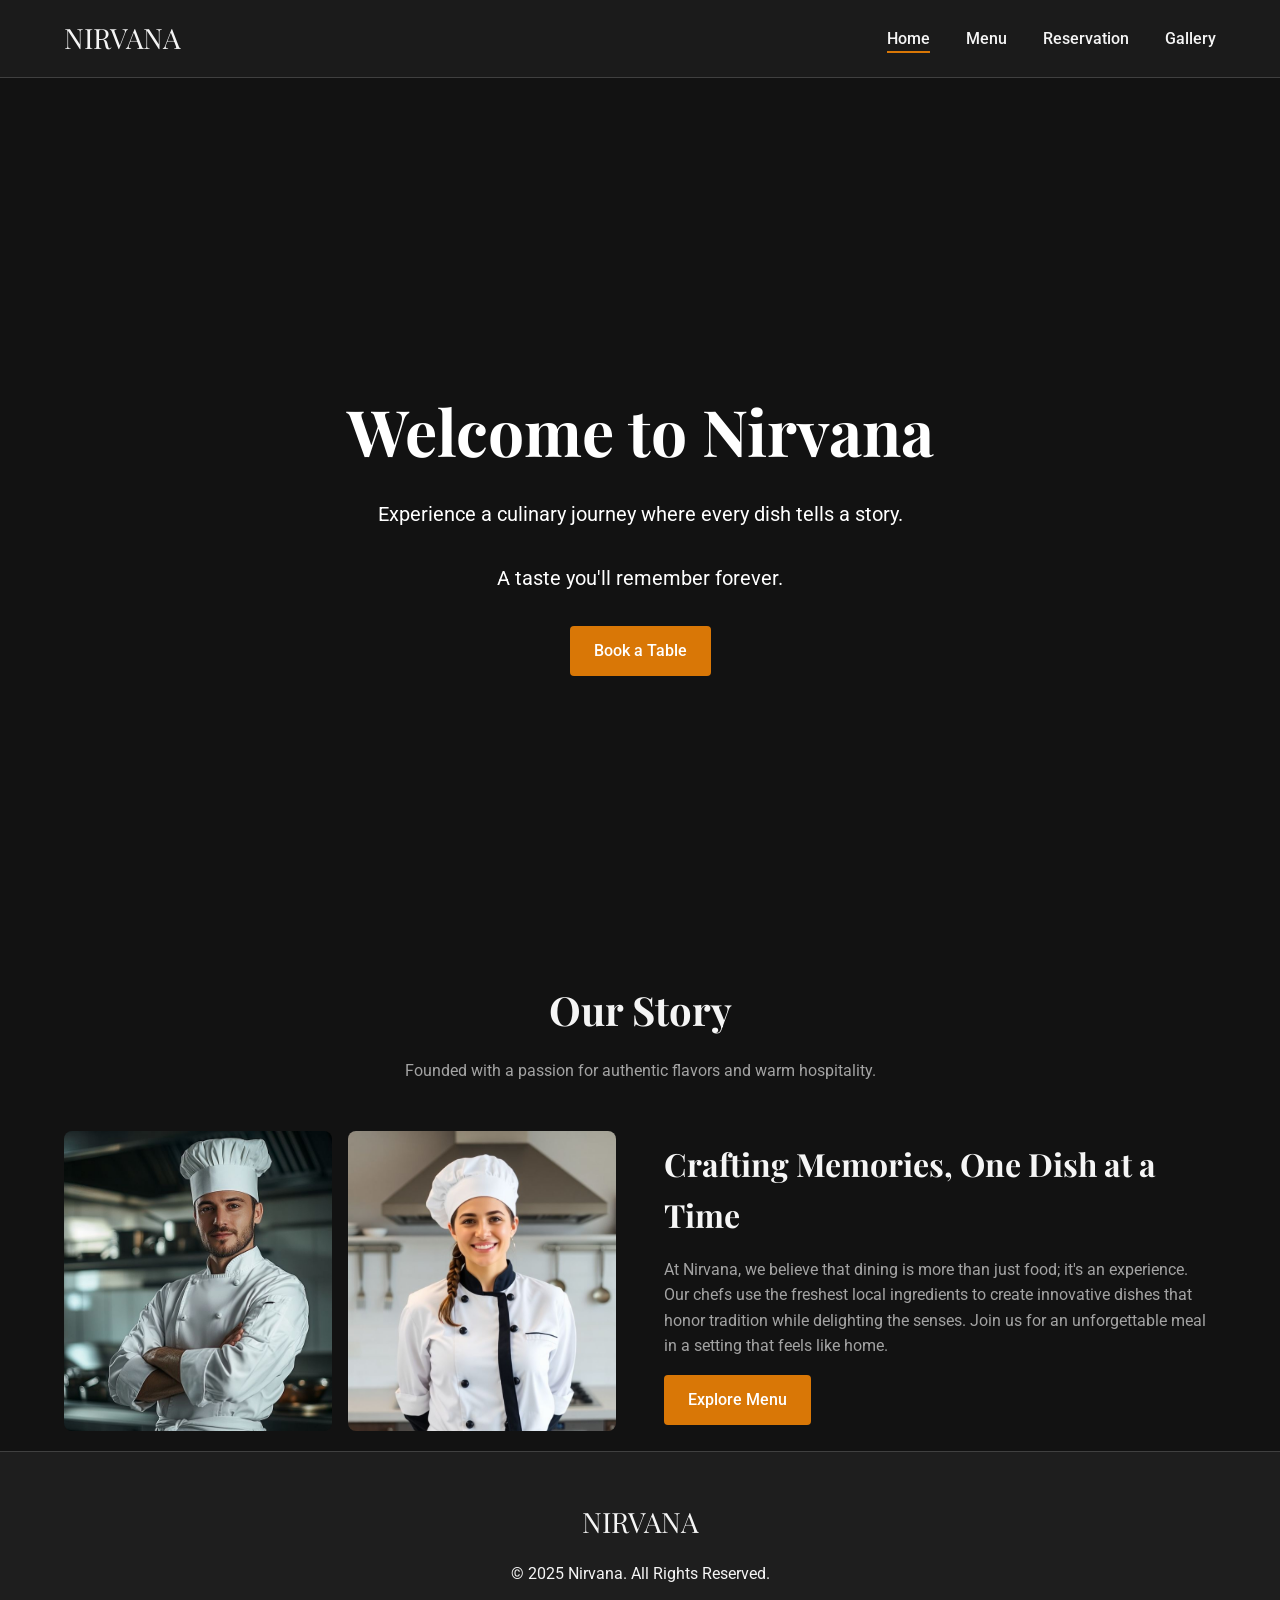
<file: index.html>
<!DOCTYPE html>
<html>
<head>
    <meta charset="UTF-8">
    <meta name="viewport" content="width=device-width, initial-scale=1.0">
    <title>Nirvana Restro - Home</title>
    <link rel="preconnect" href="https://fonts.googleapis.com">
    <link rel="preconnect" href="https://fonts.gstatic.com" crossorigin>
    <link href="https://fonts.googleapis.com/css2?family=Playfair+Display:wght@700&family=Roboto:wght@400;500&display=swap" rel="stylesheet">
    <link rel="stylesheet" href="css/general.css">
    <link rel="stylesheet" href="css/header.css">
    <link rel="stylesheet" href="css/home.css">
    <link rel="stylesheet" href="css/menu.css">
    <link rel="stylesheet" href="css/reservation.css">
    <link rel="stylesheet" href="css/responsive.css">
    <link rel="stylesheet" href="css/gallery.css">
</head>

<body>

<header class="header">
<input type="checkbox" id="mobile-menu-toggle" style="display:none;">
<div class="container navbar">
<a href="index.html" class="logo">NIRVANA</a>
<nav>
<label for="mobile-menu-toggle" class="mobile-menu-button">
<svg xmlns="http://www.w3.org/2000/svg" class="h-6 w-6" style="height: 1.5rem; width: 1.5rem;" fill="none" viewBox="0 0 24 24" stroke="currentColor">
<path stroke-linecap="round" stroke-linejoin="round" stroke-width="2" d="M4 6h16M4 12h16m-7 6h7" />
</svg>
</label>
<ul class="nav-links">
<li><a href="index.html" class="active">Home</a></li>
<li><a href="menu.html">Menu</a></li>
<li><a href="reservation.html">Reservation</a></li>
<li><a href="gallery.html">Gallery</a></li>
</ul>
</nav>
</div>

<ul id="mobile-nav-menu" class="mobile-nav">
<li><a href="index.html" class="active">Home</a></li>
<li><a href="menu.html">Menu</a></li>
<li><a href="reservation.html">Reservation</a></li>
<li><a href="gallery.html">Gallery</a></li>
</ul> 

</header>
<main>
<section id="home">
<div class="hero-content">
<h1>Welcome to Nirvana</h1>
<p>Experience a culinary journey where every dish tells a story.</p>
<p>A taste you'll remember forever.</p>
<a href="reservation.html" class="button">Book a Table</a>
</div>
</section>
<section id="about" class="container">
<h2 class="section-title">Our Story</h2>
<p class="section-subtitle">Founded with a passion for authentic flavors and warm hospitality.</p>
<div class="about-grid">
<div class="about-images">
<img src="images/chef1.jpg" alt="Chef1:MALE">
<img src="images/chef2.jpg" alt="Chef2:FEMALE">
</div>
<div>
<h3 style="font-family: var(--font-heading); font-size: 2rem; margin-bottom: 1rem;">Crafting Memories, One Dish at a Time</h3>
<p style="color: var(--text-muted); margin-bottom: 1rem;">At Nirvana, we believe that dining is more than just food; it's an experience. Our chefs use the freshest local ingredients to create innovative dishes that honor tradition while delighting the senses. Join us for an unforgettable meal in a setting that feels like home.</p>
<a href="menu.html" class="button">Explore Menu</a>
</div>
</div>
</section>
</main>
<footer class="footer">
<div class="container">
<a href="index.html" class="logo" style="display: block; margin-bottom: 1rem">NIRVANA</a>
<p>&copy; 2025 Nirvana. All Rights Reserved.</p>
</div>
</footer>

</body>
</html>
</file>
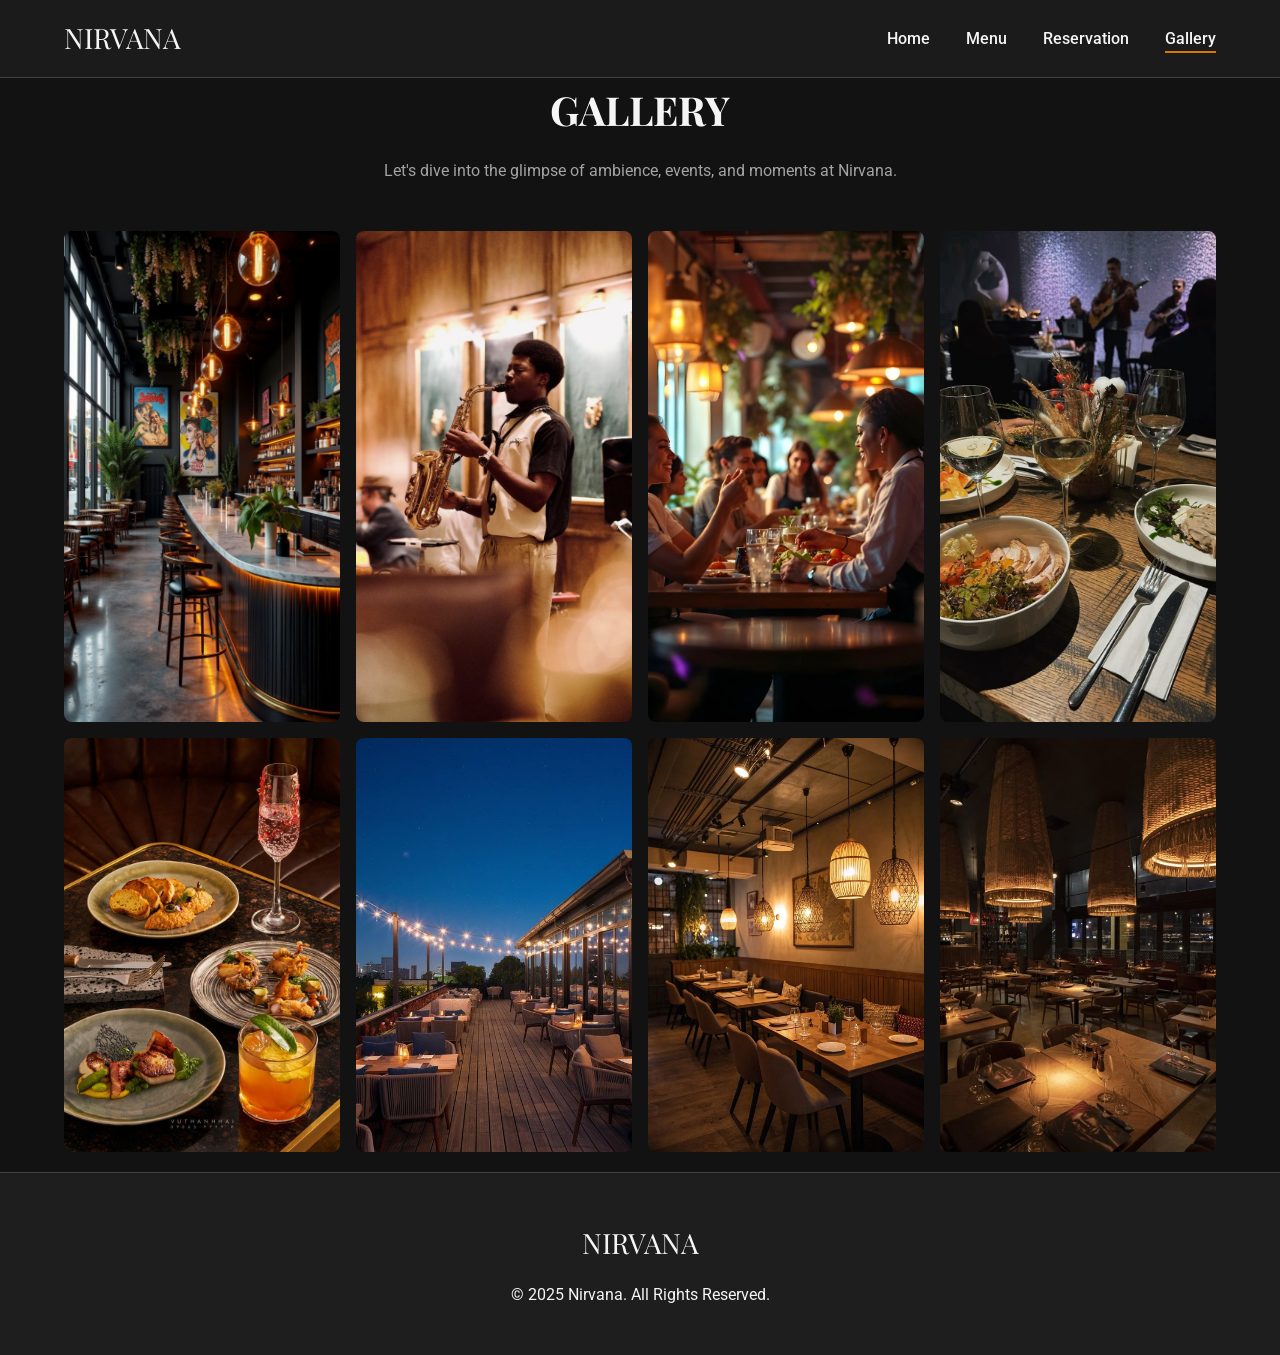
<file: gallery.html>
<!DOCTYPE html>
<html>
<head>
    <meta charset="UTF-8">
    <meta name="viewport" content="width=device-width, initial-scale=1.0">
    <title>Nirvana Restro</title>
    <link rel="preconnect" href="https://fonts.googleapis.com">
    <link rel="preconnect" href="https://fonts.gstatic.com" crossorigin>
    <link href="https://fonts.googleapis.com/css2?family=Playfair+Display:wght@700&family=Roboto:wght@400;500&display=swap" rel="stylesheet">
    <link rel="stylesheet" href="css/general.css">
    <link rel="stylesheet" href="css/header.css">
    <link rel="stylesheet" href="css/home.css">
    <link rel="stylesheet" href="css/menu.css">
    <link rel="stylesheet" href="css/reservation.css">
    <link rel="stylesheet" href="css/responsive.css">
    <link rel="stylesheet" href="css/gallery.css">
</head>

<body>

<header class="header">
<input type="checkbox" id="mobile-menu-toggle" style="display:none;">
<div class="container navbar">
<a href="index.html" class="logo">NIRVANA</a>
<nav>
<label for="mobile-menu-toggle" class="mobile-menu-button">
<svg xmlns="http://www.w3.org/2000/svg" class="h-6 w-6" style="height: 1.5rem; width: 1.5rem;" fill="none" viewBox="0 0 24 24" stroke="currentColor">
<path stroke-linecap="round" stroke-linejoin="round" stroke-width="2" d="M4 6h16M4 12h16m-7 6h7" />
</svg>
</label>
<ul class="nav-links">
<li><a href="index.html">Home</a></li>
<li><a href="menu.html">Menu</a></li>
<li><a href="reservation.html">Reservation</a></li>
<li><a href="gallery.html" class="active">Gallery</a></li>
</ul>
</nav>
</div>

<ul id="mobile-nav-menu" class="mobile-nav">
<li><a href="index.html">Home</a></li>
<li><a href="menu.html">Menu</a></li>
<li><a href="reservation.html">Reservation</a></li>
<li><a href="gallery.html" class="active">Gallery</a></li>
</ul> 

</header>
<main>

  <section id="gallery" class="container">
  <h2 class="section-title">GALLERY</h2>
  <p class="section-subtitle">Let's dive into the glimpse of ambience, events, and moments at Nirvana.</p>
  <div class="gallery-grid">
  <img src="images/image1.png" alt="bar section">
  <img src="images/image2.jpg" alt="concert">
  <img src="images/image3.jpg" alt="family gathering">
  <img src="images/image4.jpg" alt="platter">
  <img src="images/image5.jpg" alt="cuisine">
  <img src="images/image6.jpg" alt="rooftop">
  <img src="images/image7.jpg" alt="interior">
  <img src="images/image8.jpg" alt="lightning">
  </div>
  </section>
  </main>
  <footer class="footer">
    <div class="container">
    <a href="index.html" class="logo" style="display: block; margin-bottom: 1rem">NIRVANA</a>
    <p>&copy; 2025 Nirvana. All Rights Reserved.</p>
    </div>
    </footer>
    
    </body>
    </html>
</file>
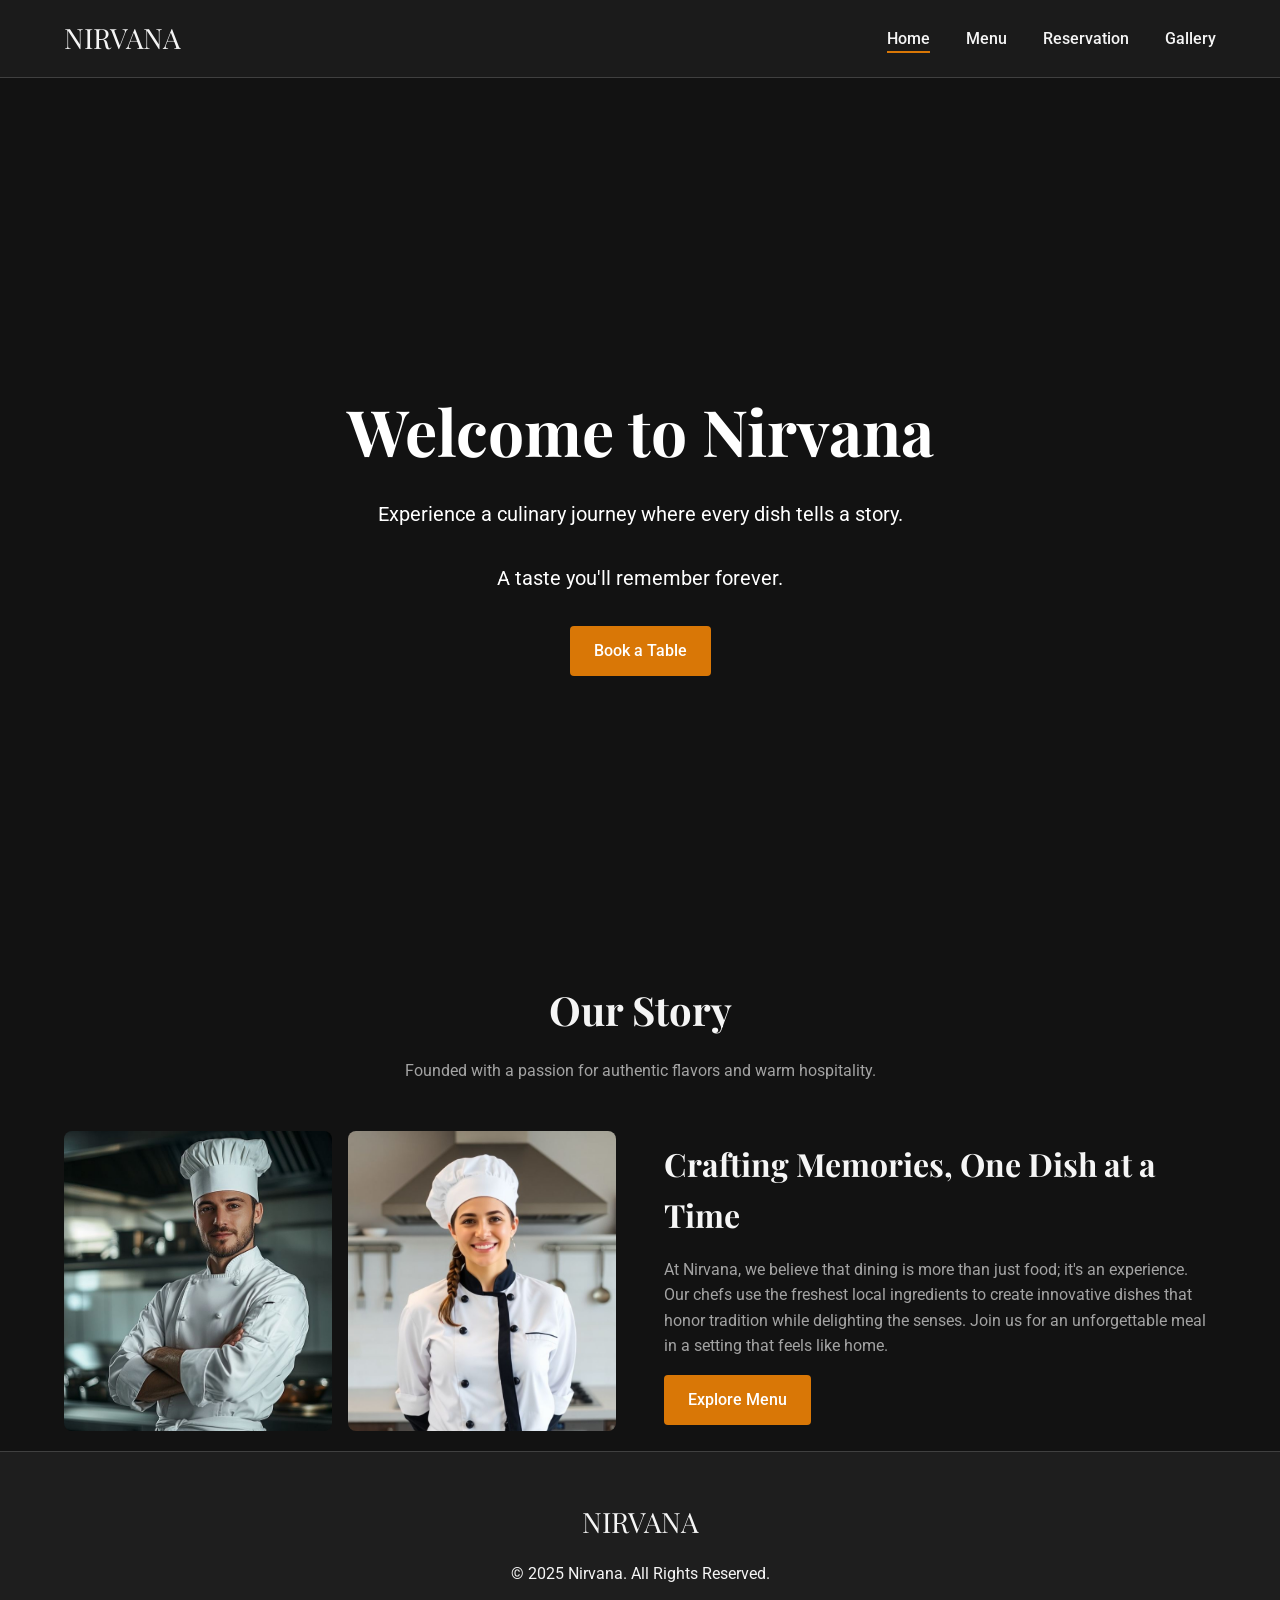
<file: home.html>
<!DOCTYPE html>
<html>
<head>
    <meta charset="UTF-8">
    <meta name="viewport" content="width=device-width, initial-scale=1.0">
    <title>Nirvana Restro - Home</title>
    <link rel="preconnect" href="https://fonts.googleapis.com">
    <link rel="preconnect" href="https://fonts.gstatic.com" crossorigin>
    <link href="https://fonts.googleapis.com/css2?family=Playfair+Display:wght@700&family=Roboto:wght@400;500&display=swap" rel="stylesheet">
    <link rel="stylesheet" href="css/general.css">
    <link rel="stylesheet" href="css/header.css">
    <link rel="stylesheet" href="css/home.css">
    <link rel="stylesheet" href="css/menu.css">
    <link rel="stylesheet" href="css/reservation.css">
    <link rel="stylesheet" href="css/responsive.css">
    <link rel="stylesheet" href="css/gallery.css">
</head>

<body>

<header class="header">
<input type="checkbox" id="mobile-menu-toggle" style="display:none;">
<div class="container navbar">
<a href="home.html" class="logo">NIRVANA</a>
<nav>
<label for="mobile-menu-toggle" class="mobile-menu-button">
<svg xmlns="http://www.w3.org/2000/svg" class="h-6 w-6" style="height: 1.5rem; width: 1.5rem;" fill="none" viewBox="0 0 24 24" stroke="currentColor">
<path stroke-linecap="round" stroke-linejoin="round" stroke-width="2" d="M4 6h16M4 12h16m-7 6h7" />
</svg>
</label>
<ul class="nav-links">
<li><a href="home.html" class="active">Home</a></li>
<li><a href="menu.html">Menu</a></li>
<li><a href="reservation.html">Reservation</a></li>
<li><a href="gallery.html">Gallery</a></li>
</ul>
</nav>
</div>

<ul id="mobile-nav-menu" class="mobile-nav">
<li><a href="home.html" class="active">Home</a></li>
<li><a href="menu.html">Menu</a></li>
<li><a href="reservation.html">Reservation</a></li>
<li><a href="gallery.html">Gallery</a></li>
</ul> 

</header>
<main>
<section id="home">
<div class="hero-content">
<h1>Welcome to Nirvana</h1>
<p>Experience a culinary journey where every dish tells a story.</p>
<p>A taste you'll remember forever.</p>
<a href="reservation.html" class="button">Book a Table</a>
</div>
</section>
<section id="about" class="container">
<h2 class="section-title">Our Story</h2>
<p class="section-subtitle">Founded with a passion for authentic flavors and warm hospitality.</p>
<div class="about-grid">
<div class="about-images">
<img src="images/chef1.jpg" alt="Chef1:MALE">
<img src="images/chef2.jpg" alt="Chef2:FEMALE">
</div>
<div>
<h3 style="font-family: var(--font-heading); font-size: 2rem; margin-bottom: 1rem;">Crafting Memories, One Dish at a Time</h3>
<p style="color: var(--text-muted); margin-bottom: 1rem;">At Nirvana, we believe that dining is more than just food; it's an experience. Our chefs use the freshest local ingredients to create innovative dishes that honor tradition while delighting the senses. Join us for an unforgettable meal in a setting that feels like home.</p>
<a href="menu.html" class="button">Explore Menu</a>
</div>
</div>
</section>
</main>
<footer class="footer">
<div class="container">
<a href="home.html" class="logo" style="display: block; margin-bottom: 1rem">NIRVANA</a>
<p>&copy; 2025 Nirvana. All Rights Reserved.</p>
</div>
</footer>

</body>
</html>
</file>
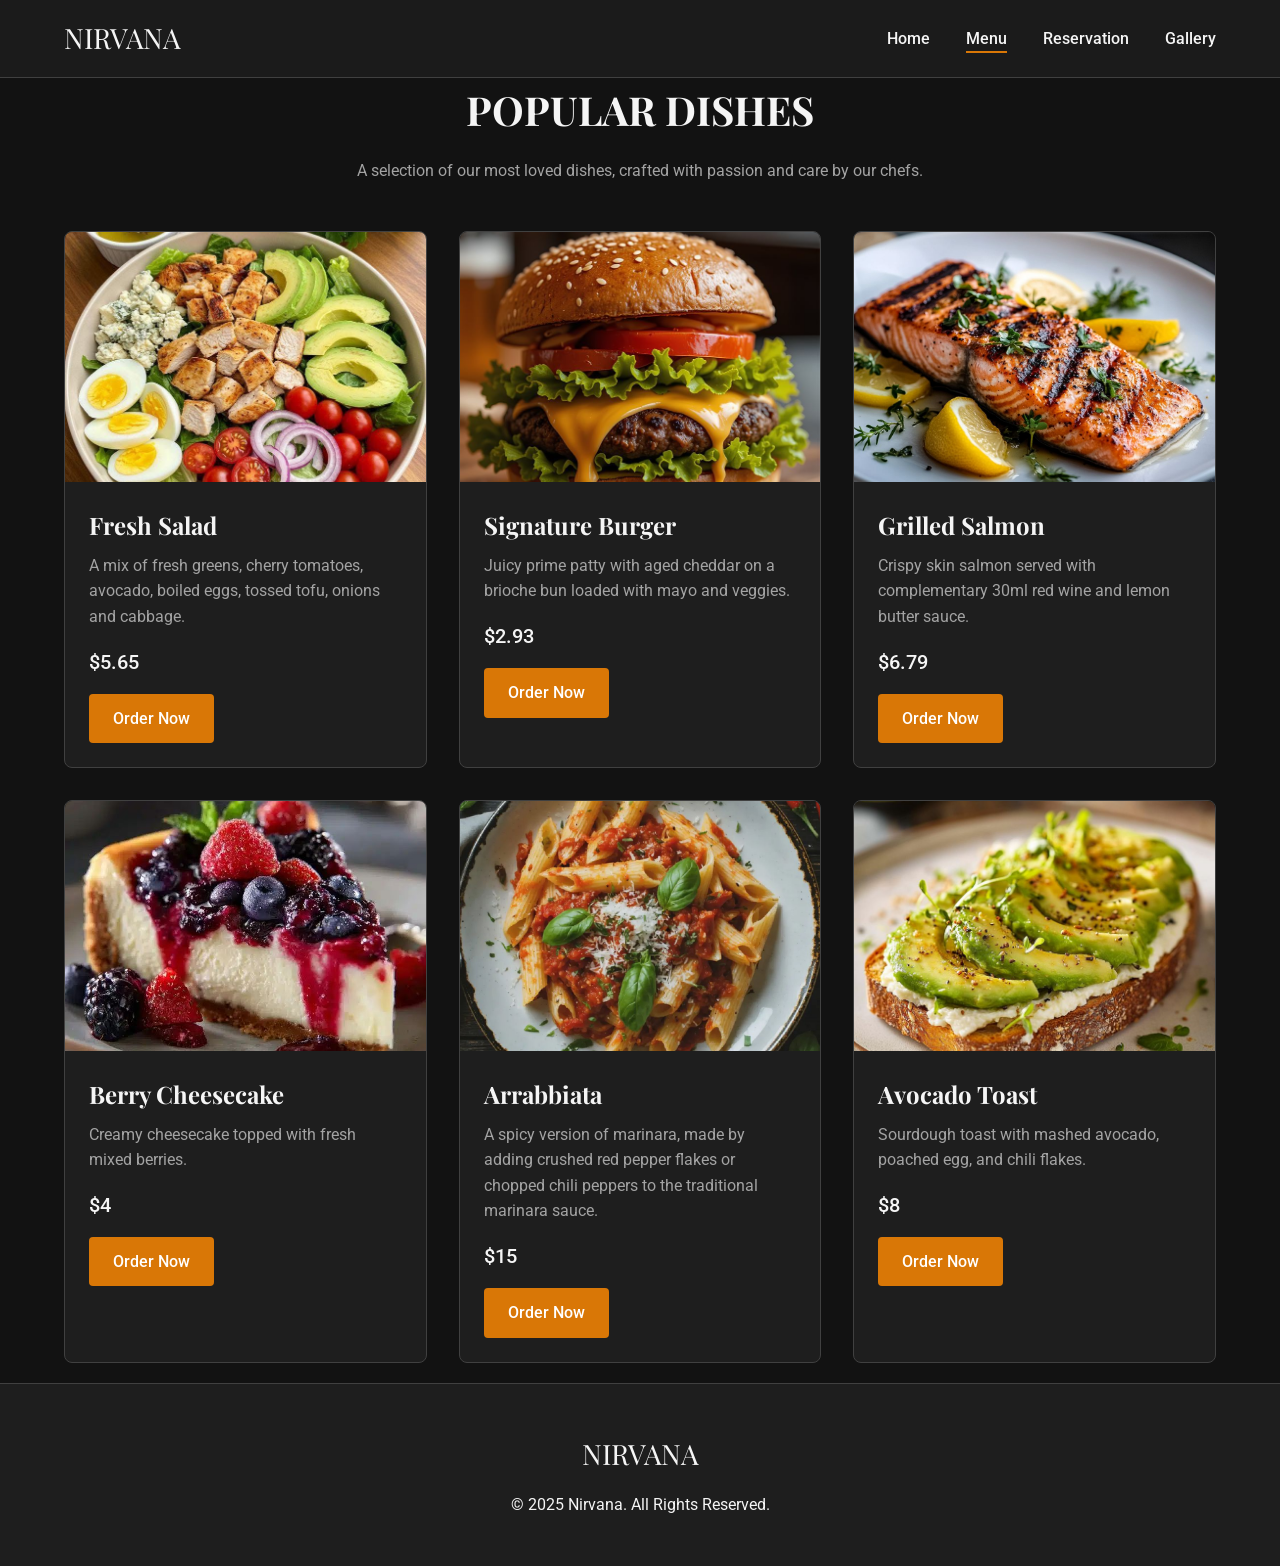
<file: menu.html>
<!DOCTYPE html>
<html>
<head>
    <meta charset="UTF-8">
    <meta name="viewport" content="width=device-width, initial-scale=1.0">
    <title>Nirvana Restro - Menu</title>
    <link rel="preconnect" href="https://fonts.googleapis.com">
    <link rel="preconnect" href="https://fonts.gstatic.com" crossorigin>
    <link href="https://fonts.googleapis.com/css2?family=Playfair+Display:wght@700&family=Roboto:wght@400;500&display=swap" rel="stylesheet">
    <link rel="stylesheet" href="css/general.css">
    <link rel="stylesheet" href="css/header.css">
    <link rel="stylesheet" href="css/home.css">
    <link rel="stylesheet" href="css/menu.css">
    <link rel="stylesheet" href="css/reservation.css">
    <link rel="stylesheet" href="css/responsive.css">
    <link rel="stylesheet" href="css/gallery.css">
</head>

<body>

<header class="header">
<input type="checkbox" id="mobile-menu-toggle" style="display:none;">
<div class="container navbar">
<a href="index.html" class="logo">NIRVANA</a>
<nav>
<label for="mobile-menu-toggle" class="mobile-menu-button">
<svg xmlns="http://www.w3.org/2000/svg" class="h-6 w-6" style="height: 1.5rem; width: 1.5rem;" fill="none" viewBox="0 0 24 24" stroke="currentColor">
<path stroke-linecap="round" stroke-linejoin="round" stroke-width="2" d="M4 6h16M4 12h16m-7 6h7" />
</svg>
</label>
<ul class="nav-links">
<li><a href="index.html">Home</a></li>
<li><a href="menu.html" class="active">Menu</a></li>
<li><a href="reservation.html">Reservation</a></li>
<li><a href="gallery.html">Gallery</a></li>
</ul>
</nav>
</div>

<ul id="mobile-nav-menu" class="mobile-nav">
<li><a href="index.html">Home</a></li>
<li><a href="menu.html" class="active">Menu</a></li>
<li><a href="reservation.html">Reservation</a></li>
<li><a href="gallery.html">Gallery</a></li>
</ul> 

</header>
<main>
<section id="menu" class="container">
  <h2 class="section-title">POPULAR DISHES</h2>
  <p class="section-subtitle">A selection of our most loved dishes, crafted with passion and care by our chefs.</p>
  <div class="menu-grid">
  <div class="menu-card">
  <img src="images/salad.jpg" alt="Salad">
  <div class="menu-card-content">
  <h3>Fresh Salad</h3>
  <p>A mix of fresh greens, cherry tomatoes, avocado, boiled eggs, tossed tofu, onions and cabbage.</p>
  <div class="price">$5.65</div>
  <a href="#" class="button">Order Now</a>
  </div>
  </div>
  <div class="menu-card">
  <img src="images/hamburger.jpg" alt="Burger">
  <div class="menu-card-content">
  <h3>Signature Burger</h3>
  <p>Juicy prime patty with aged cheddar on a brioche bun loaded with mayo and veggies.</p>
  <div class="price">$2.93</div>
  <a href="reservation.html" class="button">Order Now</a>
  </div>
  </div>
  <div class="menu-card">
  <img src="images/salmon.jpg" alt="Salmon">
  <div class="menu-card-content">
  <h3>Grilled Salmon</h3>
  <p>Crispy skin salmon served with complementary 30ml red wine and lemon butter sauce.</p>
  <div class="price">$6.79</div>
  <a href="reservation.html" class="button">Order Now</a>
  </div>
  </div>
  <div class="menu-card">
    <img src="images/cheesecake.jpg" alt="Cake">
    <div class="menu-card-content">
        <h3>Berry Cheesecake</h3>
        <p>Creamy cheesecake topped with fresh mixed berries. </p>
        <div class="price">$4</div>
        <a href="reservation.html" class="button">Order Now</a>
    </div>
</div>
<div class="menu-card">
    <img src="images/pasta.jpg" alt="Pasta">
    <div class="menu-card-content">
        <h3>Arrabbiata</h3>
        <p>A spicy version of marinara, made by adding crushed red pepper flakes or chopped chili peppers to the traditional marinara sauce. </p>
        <div class="price">$15</div>
        <a href="reservation.html" class="button">Order Now</a>
    </div>
</div>
<div class="menu-card">
    <img src="images/avocado.jpg" alt="Avocado Toast">
    <div class="menu-card-content">
        <h3>Avocado Toast</h3>
        <p>Sourdough toast with mashed avocado, poached egg, and chili flakes.</p>
        <div class="price">$8</div>
        <a href="reservation.html" class="button">Order Now</a>
  </div>
  </div>
  </div>
  </section>
  </main>
  <footer class="footer">
    <div class="container">
    <a href="index.html" class="logo" style="display: block; margin-bottom: 1rem">NIRVANA</a>
    <p>&copy; 2025 Nirvana. All Rights Reserved.</p>
    </div>
    </footer>
    
    </body>
    </html>
</file>
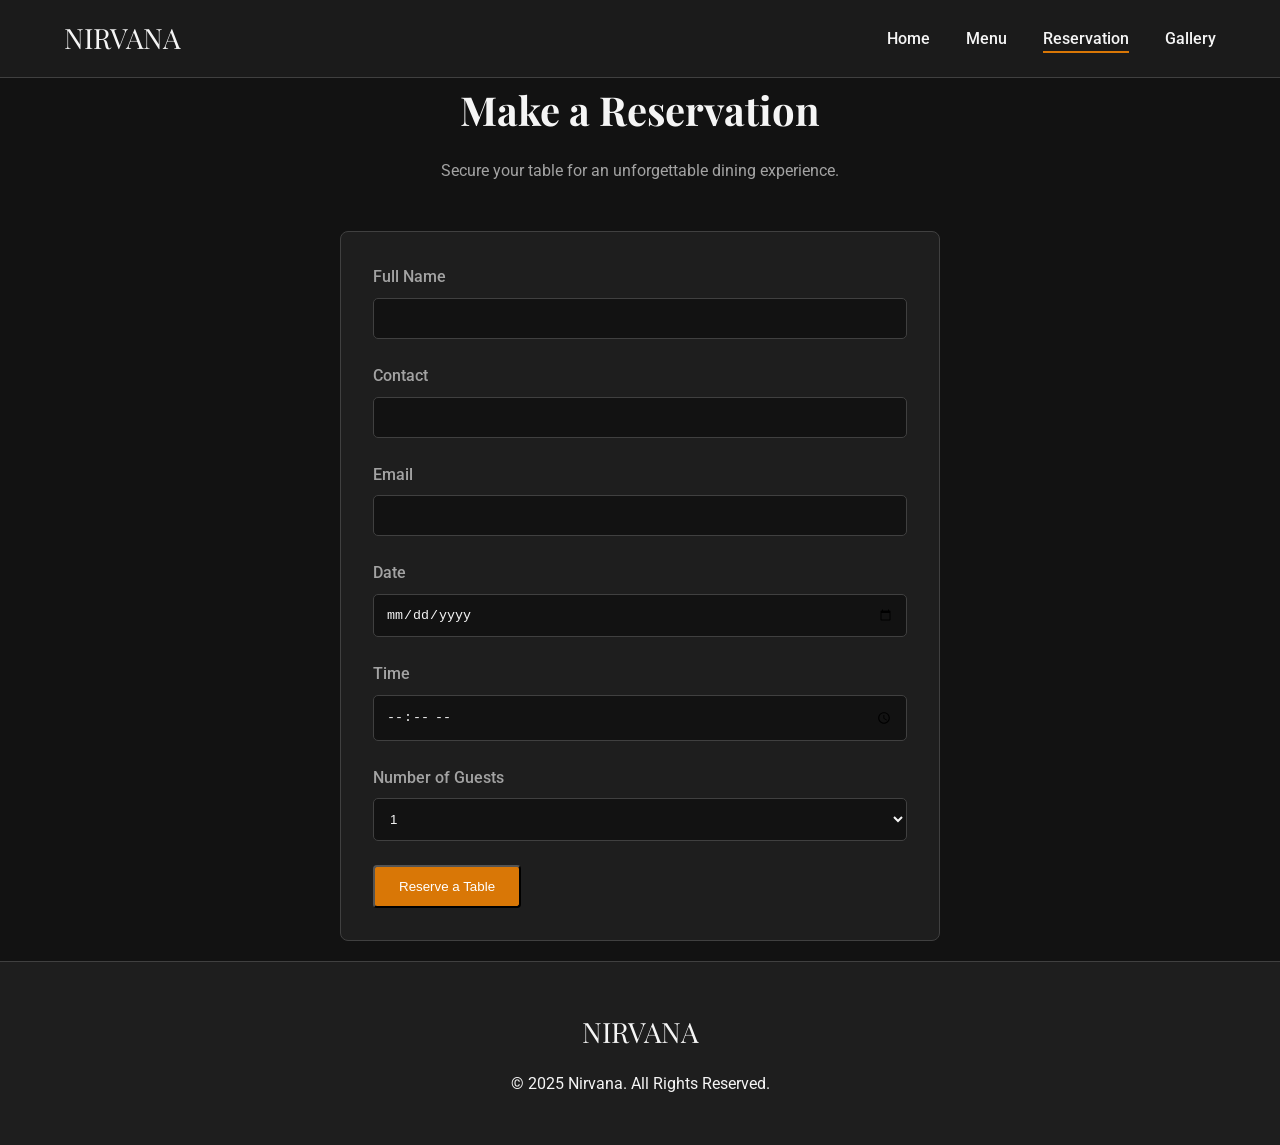
<file: reservation.html>
<!DOCTYPE html>
<html>
<head>
    <meta charset="UTF-8">
    <meta name="viewport" content="width=device-width, initial-scale=1.0">
    <title>Nirvana Restro</title>
    <link rel="preconnect" href="https://fonts.googleapis.com">
    <link rel="preconnect" href="https://fonts.gstatic.com" crossorigin>
    <link href="https://fonts.googleapis.com/css2?family=Playfair+Display:wght@700&family=Roboto:wght@400;500&display=swap" rel="stylesheet">
    <link rel="stylesheet" href="css/general.css">
    <link rel="stylesheet" href="css/header.css">
    <link rel="stylesheet" href="css/home.css">
    <link rel="stylesheet" href="css/menu.css">
    <link rel="stylesheet" href="css/reservation.css">
    <link rel="stylesheet" href="css/responsive.css">
    <link rel="stylesheet" href="css/gallery.css">
</head>

<body>

<header class="header">
<input type="checkbox" id="mobile-menu-toggle" style="display:none;">
<div class="container navbar">
<a href="index.html" class="logo">NIRVANA</a>
<nav>
<label for="mobile-menu-toggle" class="mobile-menu-button">
<svg xmlns="http://www.w3.org/2000/svg" class="h-6 w-6" style="height: 1.5rem; width: 1.5rem;" fill="none" viewBox="0 0 24 24" stroke="currentColor">
<path stroke-linecap="round" stroke-linejoin="round" stroke-width="2" d="M4 6h16M4 12h16m-7 6h7" />
</svg>
</label>
<ul class="nav-links">
<li><a href="index.html">Home</a></li>
<li><a href="menu.html">Menu</a></li>
<li><a href="reservation.html" class="active">Reservation</a></li>
<li><a href="gallery.html">Gallery</a></li>
</ul>
</nav>
</div>

<ul id="mobile-nav-menu" class="mobile-nav">
<li><a href="index.html">Home</a></li>
<li><a href="menu.html">Menu</a></li>
<li><a href="reservation.html" class="active">Reservation </a></li>
<li><a href="gallery.html">Gallery</a></li>
</ul> 

</header>
<main>
  
  <section id="reservation" class="container">
  <h2 class="section-title">Make a Reservation</h2>
  <p class="section-subtitle">Secure your table for an unforgettable dining experience.</p>
  
  <form class="reservation-table">
  <div class="group">
  <label for="name">Full Name</label>
  <input type="text" id="name" name="name" required>
  </div>
  <div class="group">
  <label for="contact">Contact</label>
  <input type="number" id="number" name="number" required>
  </div>
  <div class="group">
  <label for="email">Email</label>
  <input type="email" id="email" name="email" required>
  </div>
  <div class="group">
  <label for="date">Date</label>
  <input type="date" id="date" name="date" required>
  </div>
  <div class="group">
  <label for="time">Time</label>
  <input type="time" id="time" name="time" required>
  </div>
  <div class="group">
  <label for="guests">Number of Guests</label>
  <select id="guests" name="guests">
  <option>1</option>
  <option>2</option>
  <option>3</option>
  <option>4</option>
  <option>More than 4</option>
  </select>
  </div>
  <button class="button">Reserve a Table</button>
  </form>
  
  </section>
  </main>
 
  <footer class="footer">
    <div class="container">
    <a href="index.html" class="logo" style="display: block; margin-bottom: 1rem">NIRVANA</a>
    <p>&copy; 2025 Nirvana. All Rights Reserved.</p>
    </div>
    </footer>
    
    </body>
    </html>
</file>
<file: css/general.css>
:root {
  --primary-color: #D97706;
  --primary-hover: #B45309; 
  --background-dark: #121212;
  --background-light: #1E1E1E;
  --text-primary: #F5F5F5; 
  --text-muted: #A3A3A3;  
  --border-color: #404040;  
  --font-heading: 'Playfair Display', serif;
  --font-body: 'Roboto', sans-serif;
}

*, *::before, *::after {
  box-sizing: border-box;
  margin: 0;
  padding: 0;
}

html {
  scroll-behavior: smooth;
}

body {
  font-family: var(--font-body);
  background-color: var(--background-dark);
  color: var(--text-primary);
  line-height: 1.6;
  overflow-x: hidden;
}

.container {
  max-width: 1200px;
  margin: 0 auto;
  padding: 0 1.5rem;
}

section {
  padding: 6rem 0;
}

.section-title {
  font-family: var(--font-heading);
  font-size: 2.5rem;
  text-align: center;
  margin-bottom: 1rem;
  color: var(--text-primary);
}

.section-subtitle {
  text-align: center;
  max-width: 600px;
  margin: 0 auto 3rem auto;
  color: var(--text-muted);
}

img {
  max-width: 100%;
  height: auto;
  display: block;
}

ul {
  list-style: none;
}

a {
  text-decoration: none;
  color: inherit;
}

.button {
  display: inline-block;
  background-color: var(--primary-color);
  color: white;
  padding: 0.75rem 1.5rem;
  border-radius: 4px;
  font-weight: 500;
  transition: background-color 0.3s ease, transform 0.3s ease;
}

.button:hover {
  background-color: var(--primary-hover);
  transform: translateY(-2px);
}

.footer {
  margin-top: 20px;
  background-color: var(--background-light);
  padding: 3rem 0;
  text-align: center;
  border-top: 1px solid var(--border-color);
}
</file>
<file: css/header.css>
.header {
  background-color: rgba(30, 30, 30, 0.8);
  backdrop-filter: blur(10px);
  padding: 1rem 0;
  position: sticky;
  top: 0;
  width: 100%;
  z-index: 50;
  border-bottom: 1px solid var(--border-color); 
}

.navbar {
  display: flex;
  justify-content: space-between;
  align-items: center;
}

.logo {
  font-family: var(--font-heading);
  font-size: 1.75rem;
  color: var(--primary-orange);
  text-decoration: none;
}

.nav-links {
  display: none; 
  list-style: none;
}

.nav-links li {
  display: inline-block;
  margin-left: 2rem;
}

.nav-links a {
  color: var(--text-light);
  text-decoration: none;
  font-weight: 500;
  transition: color 0.3s ease;
  position: relative;
  padding-bottom: 5px;
}
.nav-links a::after {
  content: '';
  position: absolute;
  width: 0;
  height: 2px;
  bottom: 0;
  left: 0;
  background-color: var(--primary-color);
  transition: width 0.3s ease;
}

.nav-links a:hover::after,
.nav-links a.active::after {
  width: 100%;
}
.nav-links a:hover,
.nav-links a.active {
  color: var(--primary-orange);
}

.mobile-menu-button {
  display: block; 
  background: none;
  border: none;
  color: var(--text-primary);
  cursor: pointer;
}

.mobile-nav {
  display: none;
  list-style: none;
  background-color: var(--bg-card);
  padding: 1rem;
  text-align: center;
}

.mobile-nav li {
  margin-bottom: 1rem;
}

.mobile-nav a {
  color: var(--text-primary);
  text-decoration: none;
  font-size: 1.1rem;
  display: block;
  padding: 0.5 rem;
  border-radius: 4px;
  transition: background-color 0.3s ease, color 0.3s ease;
}

.mobile-nav a:hover,
.mobile-nav a.active {
  color: var(--primary-orange);
  background-color: rgba(219,119 ,6, 0.1);
}
#mobile-menu-toggle:checked ~ .mobile-nav-menu {
  display: block;
}
</file>
<file: css/home.css>
@keyframes slideInUp {
  from { opacity: 0; transform: translateY(50px); }
  to { opacity: 1; transform: translateY(0); }
}

@keyframes slideInLeft {
  from { opacity: 0; transform: translateX(-50px); }
  to { opacity: 1; transform: translateX(0); }
}

@keyframes slideInRight {
  from { opacity: 0; transform: translateX(50px); }
  to { opacity: 1; transform: translateX(0); }
}
#home {
  background-image: linear-gradient(rgba(18, 18, 18, 0.7), rgba(18, 18, 18, 0.7)), url('https://images.unsplash.com/photo-1555396273-367ea4eb4db5?q=80&w=1974&auto=format&fit=crop');
  background-size: cover;
  background-position: center;
  height: 100vh;
  display: flex;
  align-items: center;
  justify-content: center;
  text-align: center;
  color: white;
  padding: 0 1rem;
  background-attachment: fixed;
}
.hero-content h1, .hero-content p, .hero-content .button {
  opacity: 0;
  animation: slideInUp 0.8s ease-out forwards;
}
.hero-content h1 {
  font-family: var(--font-heading);
  font-size: 4rem;
  margin-bottom: 1rem;
}
.hero-content p {
  font-size: 1.25rem;
  margin-bottom: 2rem;
  max-width: 600px;
  animation-delay: 0.2s;
}
.hero-content .button {
  animation-delay: 0.4s;
}
.about-grid {
  display: grid;
  grid-template-columns: 1fr 1fr;
  gap: 3rem;
  align-items: center;
}

.about-images {
  display: grid;
  grid-template-columns: 1fr 1fr;
  gap: 1rem;
  opacity: 0;
  animation: slideInLeft 1s ease-out forwards;
  animation-delay: 0.5s;
}
.about-text {
  opacity: 0;
  animation: slideInRight 1s ease-out forwards;
  animation-delay: 0.5s;
}
.about-images img{
  border-radius: 8px;
  width: 100%;
  height: 300px;
  object-fit: cover;
}
</file>
<file: css/menu.css>
@keyframes fadeInUp {
  from {
      opacity: 0;
      transform: translateY(20px);
  }
  to {
      opacity: 1;
      transform: translateY(0);
  }
}
.menu-grid {
  display: grid;
  grid-template-columns: repeat(3, 1fr);
  gap: 2rem;
}

.menu-card {
  background-color: var(--background-light);
  border-radius: 8px;
  overflow: hidden;
  border: 1px solid var(--border-color);
  transition: transform 0.3s ease, box-shadow 0.3s ease;
  opacity: 0; 
  animation: fadeInUp 0.5s ease forwards;

}
.menu-card:nth-child(1) { animation-delay: 0.1s; }
.menu-card:nth-child(2) { animation-delay: 0.2s; }
.menu-card:nth-child(3) { animation-delay: 0.3s; }
.menu-card:nth-child(4) { animation-delay: 0.4s; }
.menu-card:nth-child(5) { animation-delay: 0.5s; }
.menu-card:nth-child(6) { animation-delay: 0.6s; }

.menu-card:hover {
  transform: translateY(-5px) ;
  box-shadow: 0 10px 20px rgba(0, 0, 0, 0.2);

}

.menu-card img {
  width: 100%;
  height: 250px;
  object-fit: cover;
}

.menu-card-content {
  padding: 1.5rem;
}

.menu-card h3 {
  font-family: var(--font-heading);
  font-size: 1.5rem;
  margin-bottom: 0.5rem;
}

.menu-card p {
  color: var(--text-muted);
  margin-bottom: 1rem;
}

.price {
  font-size: 1.25rem;
  font-weight: 500;
  color: var(--primary-orange);
  margin-bottom: 1rem;
}
</file>
<file: css/reservation.css>
@keyframes fadeInUp {
  from {
      opacity: 0;
      transform: translateY(20px);
  }
  to {
      opacity: 1;
      transform: translateY(0);
  }
}
.reservation-table {
  max-width: 600px;
  margin: 0 auto;
  background-color: var(--background-light);
  padding: 2rem;
  border-radius: 8px;
  border: 1px solid var(--border-color);
}

.group {
  margin-bottom: 1.5rem;
  opacity: 0;
  animation: fadeInUp 0.5s ease forwards;
}
.group:nth-child(1) { animation-delay: 0.1s; }
.group:nth-child(2) { animation-delay: 0.2s; }
.group:nth-child(3) { animation-delay: 0.3s; }
.group:nth-child(4) { animation-delay: 0.4s; }
.group:nth-child(5) { animation-delay: 0.5s; }
.group:nth-child(6) { animation-delay: 0.6s; }
.reservation-table .button { animation-delay: 0.7s; }

.group label {
  display: block;
  margin-bottom: 0.5rem;
  color: var(--text-muted);
  font-weight: 500;
}

.group input,
.group select {
  width: 100%;
  padding: 0.75rem;
  background-color: var(--background-dark);
  border: 1px solid var(--border-color);
  color: var(--text-primary);
  border-radius: 5px;
  transition: border-color 0.3s ease, box-shadow 0.3s ease;
}
.group input:focus,
.group select:focus {
  outline: none;
  border-color: var(--primary-color);
  box-shadow: 0 0 0 3px rgba(217, 119, 6, 0.3);
}
</file>
<file: css/responsive.css>
@media (min-width: 768px) {
  .mobile-menu-button {
      display: none;
  }
  .nav-links {
      display: block;
  }
  .about-grid {
      grid-template-columns: repeat(2, 1fr);
  }
  .menu-grid {
      grid-template-columns: repeat(3, 1fr);
  }
  .gallery-grid{
      grid-template-columns: repeat(4, 1fr);
  }
}

@media (max-width: 767px) {
  .hero-content h1 {
      font-size: 2.5rem;
  }
}
</file>
<file: css/gallery.css>
@keyframes popIn {
  from {
      opacity: 0;
      transform: scale(0.9);
  }
  to {
      opacity: 1;
      transform: scale(1);
  }
}
.gallery-grid {
  display: grid;
  grid-template-columns: repeat(4, 1fr);
  gap: 1rem;
}
.gallery-grid img {
  width: 100%;
  height: 100%;
  object-fit: cover;
  border-radius: 8px;
  transition: transform 0.4s cubic-bezier(0.25, 0.46, 0.45, 0.94), box-shadow 0.4s ease;
  cursor: pointer;
  opacity: 0;
  animation: popIn 0.5s ease forwards;
}
.gallery-grid img:hover {
  transform: scale(1.05);
  box-shadow: 0 15px 30px rgba(0, 0, 0, 0.3);
}

.gallery-grid img:nth-child(1) { animation-delay: 0.1s; }
.gallery-grid img:nth-child(2) { animation-delay: 0.2s; }
.gallery-grid img:nth-child(3) { animation-delay: 0.3s; }
.gallery-grid img:nth-child(4) { animation-delay: 0.4s; }
.gallery-grid img:nth-child(5) { animation-delay: 0.5s; }
.gallery-grid img:nth-child(6) { animation-delay: 0.6s; }
.gallery-grid img:nth-child(7) { animation-delay: 0.7s; }
.gallery-grid img:nth-child(8) { animation-delay: 0.8s; }
</file>
